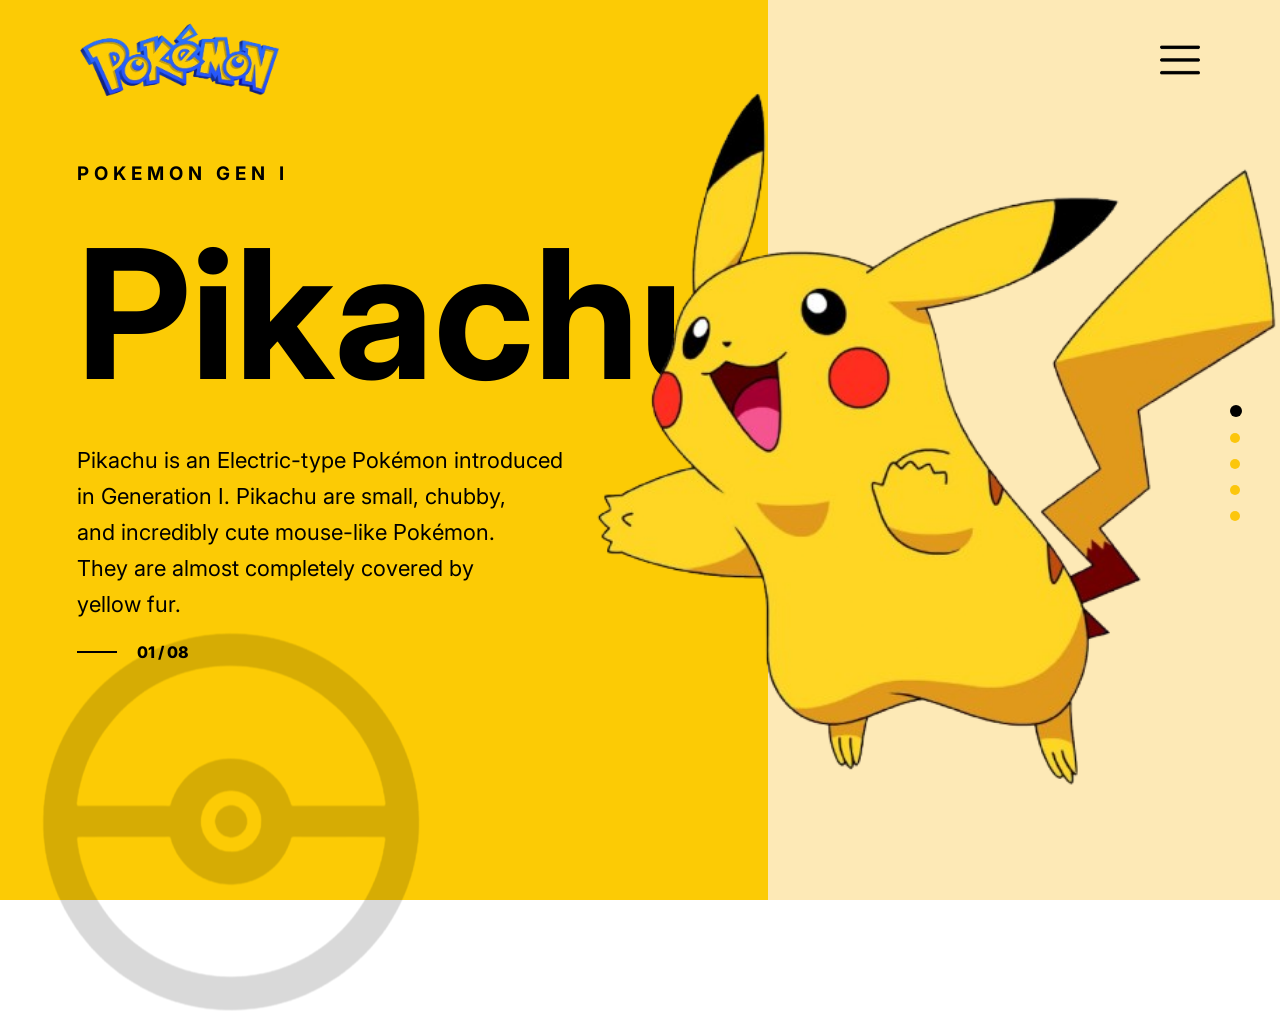
<file: Assignment 1/easy/index.html>
<!doctype html>
<html lang="en">
  <head>
    <meta charset="UTF-8" />
    <meta name="viewport" content="width=device-width, initial-scale=1.0" />
    <title>Easy</title>
    <link
      rel="shortcut icon"
      href="../../sheryians-logo.png"
      type="image/x-icon"
    />
    <link rel="stylesheet" href="style.css" />
  </head>
  <body>
    <div class="back">
      <div class="yellow-bg"></div>
      <div class="skin-bg"></div>
    </div>

    <div class="nav">
      <img src="./logo.png" alt="Logo Img" class="logo-img" />
      <img src="./menu.png" alt="Menu Img" class="menu-img" />
    </div>

    <div class="content">
      <h3>POKEMON GEN I</h3>
      <h1>Pikachu</h1>
      <p>
        Pikachu is an Electric-type Pokémon introduced<br />in Generation I.
        Pikachu are small, chubby,<br />and incredibly cute mouse-like
        Pokémon.<br />They are almost completely covered by<br />yellow fur.
      </p>
      <div class="bottom">
        <div class="line"></div>
        <span>01 / 08</span>
      </div>
    </div>

    <img src="./pikaachu.png" alt="Pikachu Img" class="pikachu-img" />

    <div class="section-dots">
      <div class="dot"></div>
      <div class="dot"></div>
      <div class="dot"></div>
      <div class="dot"></div>
      <div class="dot"></div>
    </div>

    <img src="./poki-ball.png" alt="Poki-Ball Img" class="pokiball" />
  </body>
</html>
</file>
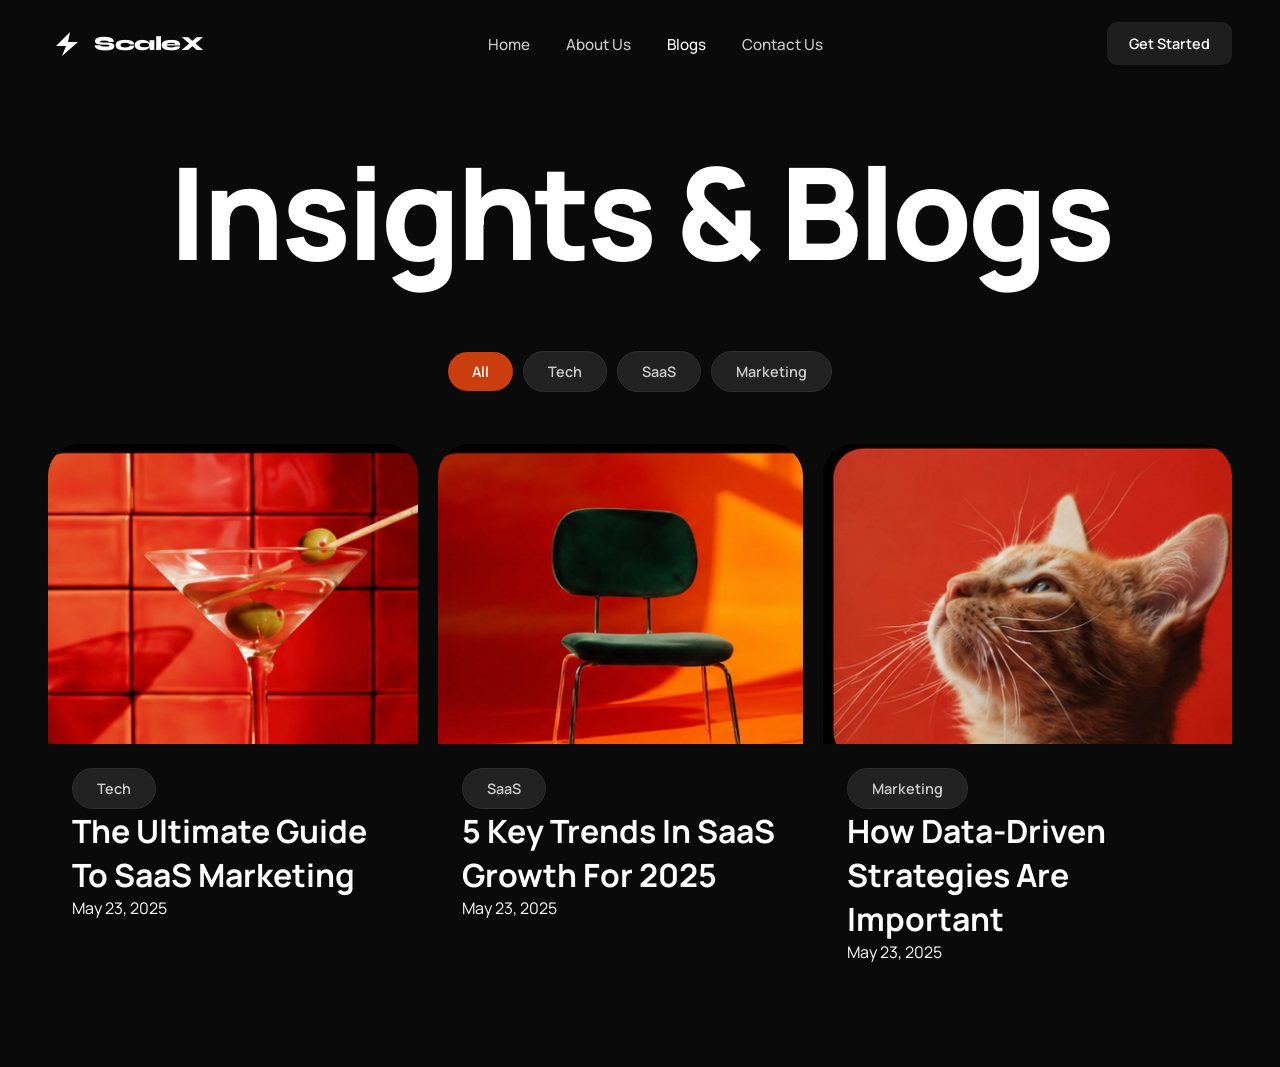
<file: Assignment 2/EASY_1.2/index.html>
<!DOCTYPE html>
<html lang="en">
<head>
  <meta charset="UTF-8" />
  <meta name="viewport" content="width=device-width, initial-scale=1.0"/>
  <title>ScaleX – Insights & Blogs</title>
  <link href="https://fonts.googleapis.com/css2?family=Syne:wght@700;800&family=Manrope:wght@400;500;600&display=swap" rel="stylesheet"/>
  <link rel="stylesheet" href="style.css">
</head>
<body>


  <nav>
    <a href="#" class="nav-logo">
      <!-- ScaleX-style lightning bolt logo -->
      <svg viewBox="0 0 36 28" fill="none" xmlns="http://www.w3.org/2000/svg">
        <path d="M22 2L8 16h10l-4 10L30 12H20L22 2Z" fill="white"/>
      </svg>
      <span>ScaleX</span>
    </a>

    <ul class="nav-links">
      <li><a href="#">Home</a></li>
      <li><a href="#">About Us</a></li>
      <li><a href="#" style="color:#fff;">Blogs</a></li>
      <li><a href="#">Contact Us</a></li>
    </ul>

    <button class="nav-cta">Get Started</button>
  </nav>

  <!-- ══ HERO ══ -->
  <section class="hero">
    <h1>Insights &amp; Blogs</h1>
  </section>

  <!-- ══ FILTER PILLS ══ -->
  <div class="filters">
    <button class="pill active">All</button>
    <button class="pill">Tech</button>
    <button class="pill">SaaS</button>
    <button class="pill">Marketing</button>
  </div>


  <div class="card-container">

    <!-- Card 1 -->
    <div class="card">

      <img class="image_tag"
      src="./card1.png"
      alt="">

      <div class="content">

        <button class="pill">
          Tech
        </button>

        <h1>
          The Ultimate Guide To SaaS Marketing
        </h1>

        <p>
          May 23, 2025
        </p>

      </div>

    </div>

    <!-- Card 2 -->
    <div class="card">

      <img class="image_tag"
      src="./card2.png"
      alt="">

      <div class="content">

        <button class="pill">
          SaaS
        </button>

        <h1>
          5 Key Trends In SaaS Growth For 2025
        </h1>

        <p>
          May 23, 2025
        </p>

      </div>

    </div>

    <!-- Card 3 -->
    <div class="card">

      <img class="image_tag"
      src="./card3.png"
      alt="">

      <div class="content">

        <button class="pill">
          Marketing
        </button>

        <h1>
          How Data-Driven Strategies Are Important
        </h1>

        <p>
          May 23, 2025
        </p>

      </div>

    </div>

  </div>


</body>
</html>
</file>
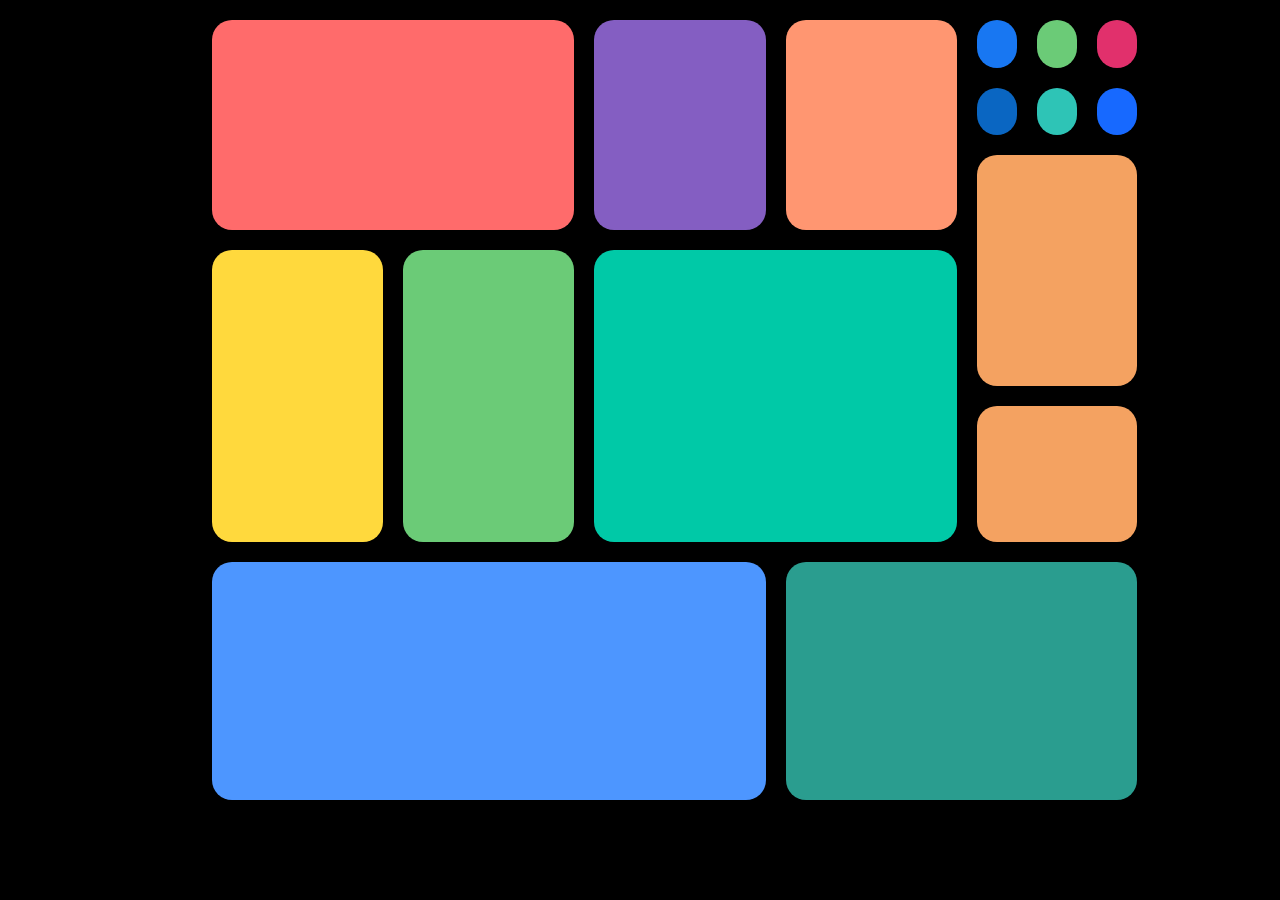
<file: Assignment 4/hard/index.html>
<!DOCTYPE html>
<html lang="en">
<head>
  <meta charset="UTF-8">
  <meta name="viewport" content="width=device-width, initial-scale=1.0">
  <title>Document</title>
  <link rel="stylesheet" href="style.css">
</head>
<body>
  
  <main>

    <!-- LEFT PART -->
  <div class="left-top"></div>
  <div class="left-center-left"></div>
  <div class="left-center-right"></div>
  <div class="left-bottom"></div>




  <!-- CENTER PART -->
   <div class="center-top-left"></div>
   <div class="center-top-right"></div>
   <div class="center-center"></div>





  <!-- RIGHT PART -->
   <div class="right-fb"></div>
   <div class="right-x"></div>
   <div class="right-instra"></div>
   <div class="right-in"></div>
   <div class="right-earth"></div>
   <div class="right-be"></div>

   <div class="right-top-center"></div>
   <div class="right-bottom-center"></div>
   <div class="right-bottom"></div>

  </main>



</body>
</html>
</file>
<file: Assignment 1/easy/style.css>
@import url("https://fonts.googleapis.com/css2?family=Inter:ital,opsz,wght@0,14..32,100..900;1,14..32,100..900&family=Poppins:ital,wght@0,100;0,200;0,300;0,400;0,500;0,600;0,700;0,800;0,900;1,100;1,200;1,300;1,400;1,500;1,600;1,700;1,800;1,900&display=swap");

* {
  margin: 0;
  padding: 0;
  box-sizing: border-box;
}

body,
html {
  height: 100%;
  width: 100%;
  overflow: hidden;
}

.back {
  width: 100%;
  height: 100%;
  display: flex;
  position: fixed;
  z-index: -1;
}

.yellow-bg {
  background-color: #fccb05;
  height: 100%;
  width: 60%;
}

.skin-bg {
  background-color: #fde9b6;
  height: 100%;
  width: 40%;
}

.logo-img {
  height: 120px;
  padding: 20px 80px;
}

.menu-img {
  height: 80px;
  padding: 20px 80px;
}

.nav {
  display: flex;
  justify-content: space-between;
  align-items: center;
  position: fixed;
  top: 0;
  width: 100%;
}

.content {
  width: 40%;
  display: flex;
  flex-direction: column;
  gap: 20px;
  position: absolute;
  top: 18%;
  left: 6%;
}

.content h3 {
  font-family: "Inter", sans-serif;
  font-weight: 700;
  letter-spacing: 5px;
}

.content h1 {
  font-family: "Inter", sans-serif;
  font-size: 180px;
}

.content p {
  font-family: "Inter", sans-serif;
  font-size: 22px;
  line-height: 36px;
}

.bottom {
  display: flex;
  align-items: center;
  gap: 20px;
}

.line {
  width: 40px;
  height: 2px;
  background-color: black;
}

.bottom span {
  font-family: "Inter", sans-serif;
  font-weight: 800;
}

.pikachu-img {
  position: absolute;
  top: 10%;
  left: 46%;
  width: 700px;
}

.section-dots {
  display: flex;
  flex-direction: column;
  justify-content: center;
  gap: 16px;
  position: absolute;
  top: 45%;
  right: 3%;
}

.dot {
  height: 10px;
  width: 10px;
  border-radius: 50%;
  background-color: #fcc60c;
}

.dot:first-child {
  height: 12px;
  width: 12px;
  background-color: #000000;
}

.pokiball {
  opacity: 0.15;
  filter: brightness(0);
  position: absolute;
  bottom: 0%;
  left: 3%;
  transform: translate(0%, 30%);
}
</file>
<file: Assignment 2/EASY_1.2/style.css>
* {
      margin: 0;
      padding: 0;
      box-sizing: border-box;
    }
 
    /* :root {
      --bg: #0a0a0a;
      --card-bg: #141414;
      --orange: #e8491e;
      --orange-pill: #c93d0e;
      --white: #ffffff;
      --muted: #6b6b6b;
      --pill-bg: #222222;
      --pill-border: #2e2e2e;
      --radius-card: 18px;
      --radius-pill: 50px;
    } */
 
    body {
      background-color: #0a0a0a;
      color: #ffffff;
      font-family: 'Manrope', sans-serif;
      min-height: 100vh;
      overflow-x: hidden;
    }
 
    /* ── NAVBAR ── */
    nav {
      position: relative;
      display: flex;
      align-items: center;
      justify-content: space-between;
      padding: 22px 48px;
      z-index: 10;
    }
 
    .nav-logo {
      display: flex;
      align-items: center;
      gap: 10px;
      text-decoration: none;
    }
 
    .nav-logo svg {
      width: 36px;
      height: 28px;
    }
 
    .nav-logo span {
      font-family: 'Syne', sans-serif;
      font-size: 1.25rem;
      font-weight: 800;
      color: #ffffff;
      letter-spacing: -0.02em;
    }
 
    .nav-links {
      display: flex;
      align-items: center;
      gap: 36px;
      list-style: none;
    }
 
    .nav-links a {
      text-decoration: none;
      color: #cccccc;
      font-size: 0.95rem;
      font-weight: 500;
      transition: color 0.2s;
    }
 
    .nav-links a:hover { color: #ffffff; }
 
    .nav-cta {
      background: #1e1e1e;
      color: #ffffff;
      border: none;
      padding: 12px 22px;
      border-radius: 10px;
      font-size: 0.9rem;
      font-weight: 600;
      font-family: 'Manrope', sans-serif;
      cursor: pointer;
      transition: background 0.2s;
    }
 
    .nav-cta:hover { background: #2a2a2a; }
 
    /* ── HERO ── */
    .hero {
      position: relative;
      text-align: center;
      padding: 60px 48px 40px;
    }
 
    .hero h1 {
      /* font-family: 'Syne', sans-serif; */
      font-size: clamp(4rem, 10vw, 9rem);
      font-weight: 800;
      line-height: 1;
      letter-spacing: -0.03em;
      color: #ffffff;
    }
 
    /* ── FILTER PILLS ── */
    .filters {
      display: flex;
      align-items: center;
      justify-content: center;
      gap: 10px;
      margin: 36px 0 52px;
    }
 
    .pill {
      position: relative;
      padding: 10px 24px;
    
      font-size: 0.9rem;
      font-weight: 600;
      font-family: 'Manrope', sans-serif;
      cursor: pointer;
      border: none;
      border-radius: 100px;
      transition: background 0.2s, color 0.2s;
    }
 
    .pill.active {
      background: #c93d0e;
      color: #ffffff;
    }
 
    .pill:not(.active) {
      background: #222222;
      color: #cccccc;
      border: 1px solid  #2e2e2e;
    }
 
    .pill:not(.active):hover {
      background: #2c2c2c;
      color: #ffffff;
    }
 
    /* ── BLOG GRID ── */
    .card-container {
      display: flex;
      align-items: stretch;
      gap: 20px;
      padding: 0 48px 80px;
      max-width: 1280px;
      margin: 0 auto;
    }
 



/* Card */
.card{
  background:#0a0a0a;

  border-radius:32px;
  overflow:hidden;

  transition:0.4s ease;
}

/* Hover Effect */
.card:hover{
  transform:translateY(-10px);
}

/* Image */
.image_tag{
  width:100%;
  height:300px;

  object-fit:cover;
  display:block;
}

/* Content */
.content{
  padding:24px;
}
</file>
<file: Assignment 4/hard/style.css>
* {
  margin: 0;
  padding: 0;
  box-sizing: border-box;
  font-family: "helvetica neue";
}



html,
body {
  height: 100%;
  width: 100%;
  background-color: black;
}


main {
  height: 80%;
  width: 70%;
  margin: auto;
  background-color: black;
  padding: 20px;
  display: grid;
  gap: 20PX;
  grid-template-columns: 20% 20% 20% 20% 4.66% 4.66% 4.68%;
  grid-template-rows: 7% 7% 11% 20% 20% 35%;

  grid-template-areas:
    "left-top left-top center-top-left center-top-right right-fb  right-x right-instra"
    "left-top left-top center-top-left center-top-right right-in  right-earth right-be"
    "left-top left-top center-top-left center-top-right right-top-center right-top-center right-top-center"
    "left-center-left left-center-right center-center center-center right-top-center right-top-center right-top-center"
    "left-center-left left-center-right center-center center-center right-bottom-center right-bottom-center right-bottom-center"
    "left-bottom left-bottom left-bottom right-bottom right-bottom right-bottom right-bottom";
}

/* Left Part */
.left-top {
  background-color: #ff6b6b;
  grid-area: left-top;
  border-radius: 20PX;
}

.left-center-left {
  background-color: #ffd93d;
  grid-area: left-center-left;
  border-radius: 20PX;
}

.left-center-right {
  background-color: #6bcb77;
  grid-area: left-center-right;
  border-radius: 20PX;
}

.left-bottom {
  background-color: #4d96ff;
  grid-area: left-bottom;
  border-radius: 20PX;
}

/* Center Part */
.center-top-left {
  background-color: #845ec2;
  grid-area: center-top-left;
  border-radius: 20PX;
}

.center-top-right {
  background-color: #ff9671;
  grid-area: center-top-right;
  border-radius: 20PX;
}

.center-center {
  background-color: #00c9a7;
  grid-area: center-center;
  border-radius: 20PX;
}

/* Right Part */
.right-fb {
  background-color: #1877f2;
  grid-area: right-fb;
  border-radius: 20PX;
}

.right-x {
  background-color: #6bcb77;
  border-radius: 20PX;
  grid-area: right-x;
}

.right-instra {
  background-color: #e1306c;
  grid-area: right-instra;
  border-radius: 20PX;
}

.right-in {
  background-color: #0a66c2;
  grid-area: right-in;
  border-radius: 20PX;
}

.right-earth {
  background-color: #2ec4b6;
  grid-area: right-earth;
  border-radius: 20PX;
}

.right-be {
  background-color: #1769ff;
  grid-area: right-be;
  border-radius: 20PX;
}

.right-top-center {
  background-color: #f4a261;
  grid-area: right-top-center;
  border-radius: 20PX;
}

.right-bottom-center {
  background-color: #f4a261;
  grid-area: right-bottom-center;
  border-radius: 20PX;
}

.right-bottom {
  background-color: #2a9d8f;
  grid-area: right-bottom;
  border-radius: 20PX;
}
</file>
